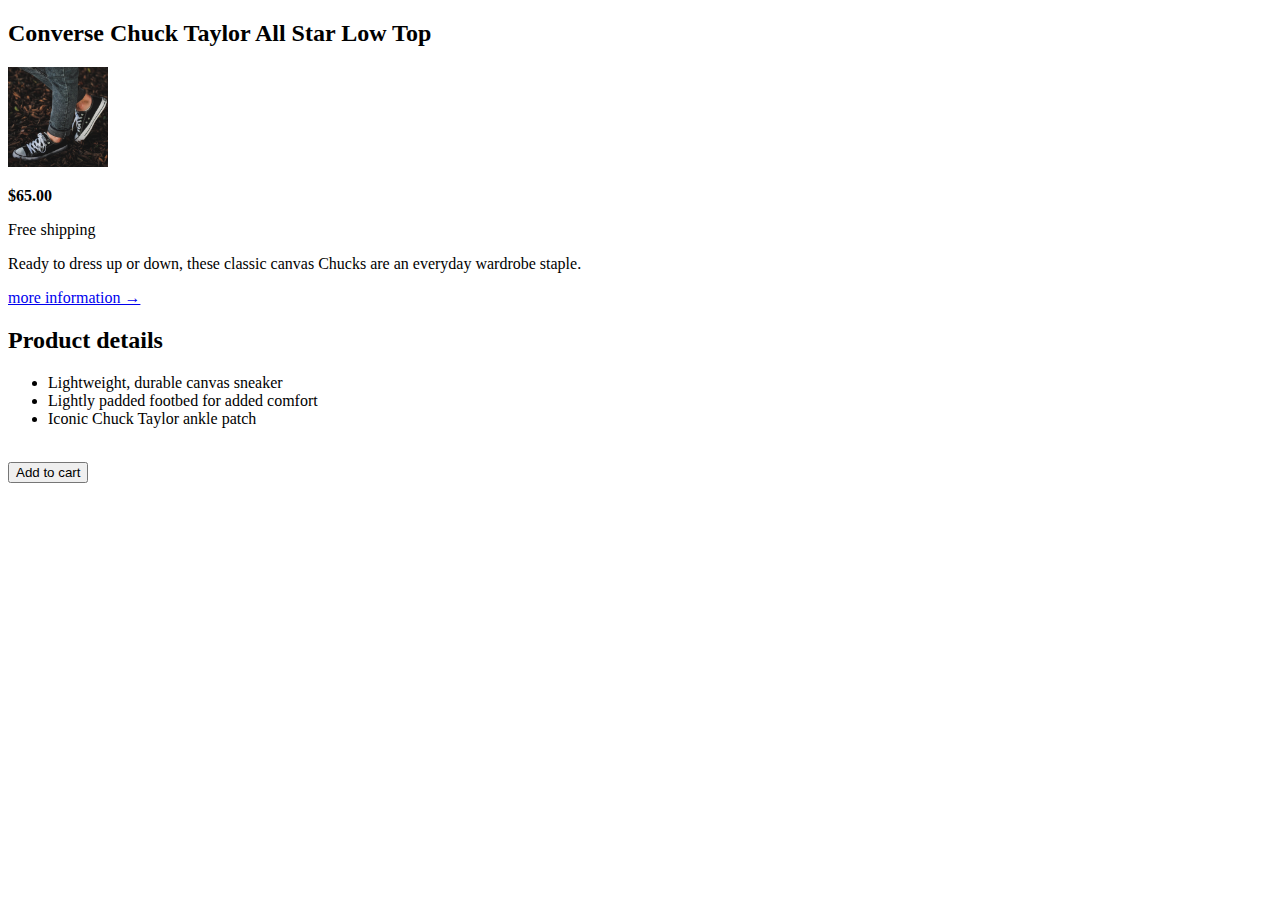
<file: 02-HTML-Fundamentals/index.htm>
<!DOCTYPE html>
<html lang="en">
  <head>
    <meta charset="UTF-8" />
    <title>this is my first page</title>
    <link rel="stylesheet" href="style.css" />
  </head>
  <body>
    <article>
      <h2>Converse Chuck Taylor All Star Low Top</h2>

      <img
        src="challenges.jpg"
        alt="sorry, we will fix it soon."
        width="100"
        height="100"
      />
      <p><strong>$65.00</strong></p>

      <p>Free shipping</p>

      <p>
        Ready to dress up or down, these classic canvas Chucks are an everyday
        wardrobe staple.
      </p>

      <p><a href="http//:google.com"> more information &rarr; </a></p>

      <h2>Product details</h2>

      <ul>
        <li>Lightweight, durable canvas sneaker</li>
        <li>Lightly padded footbed for added comfort</li>
        <li>Iconic Chuck Taylor ankle patch</li>
      </ul>

      <br />

      <button>Add to cart</button>
    </article>
  </body>
</html>
</file>
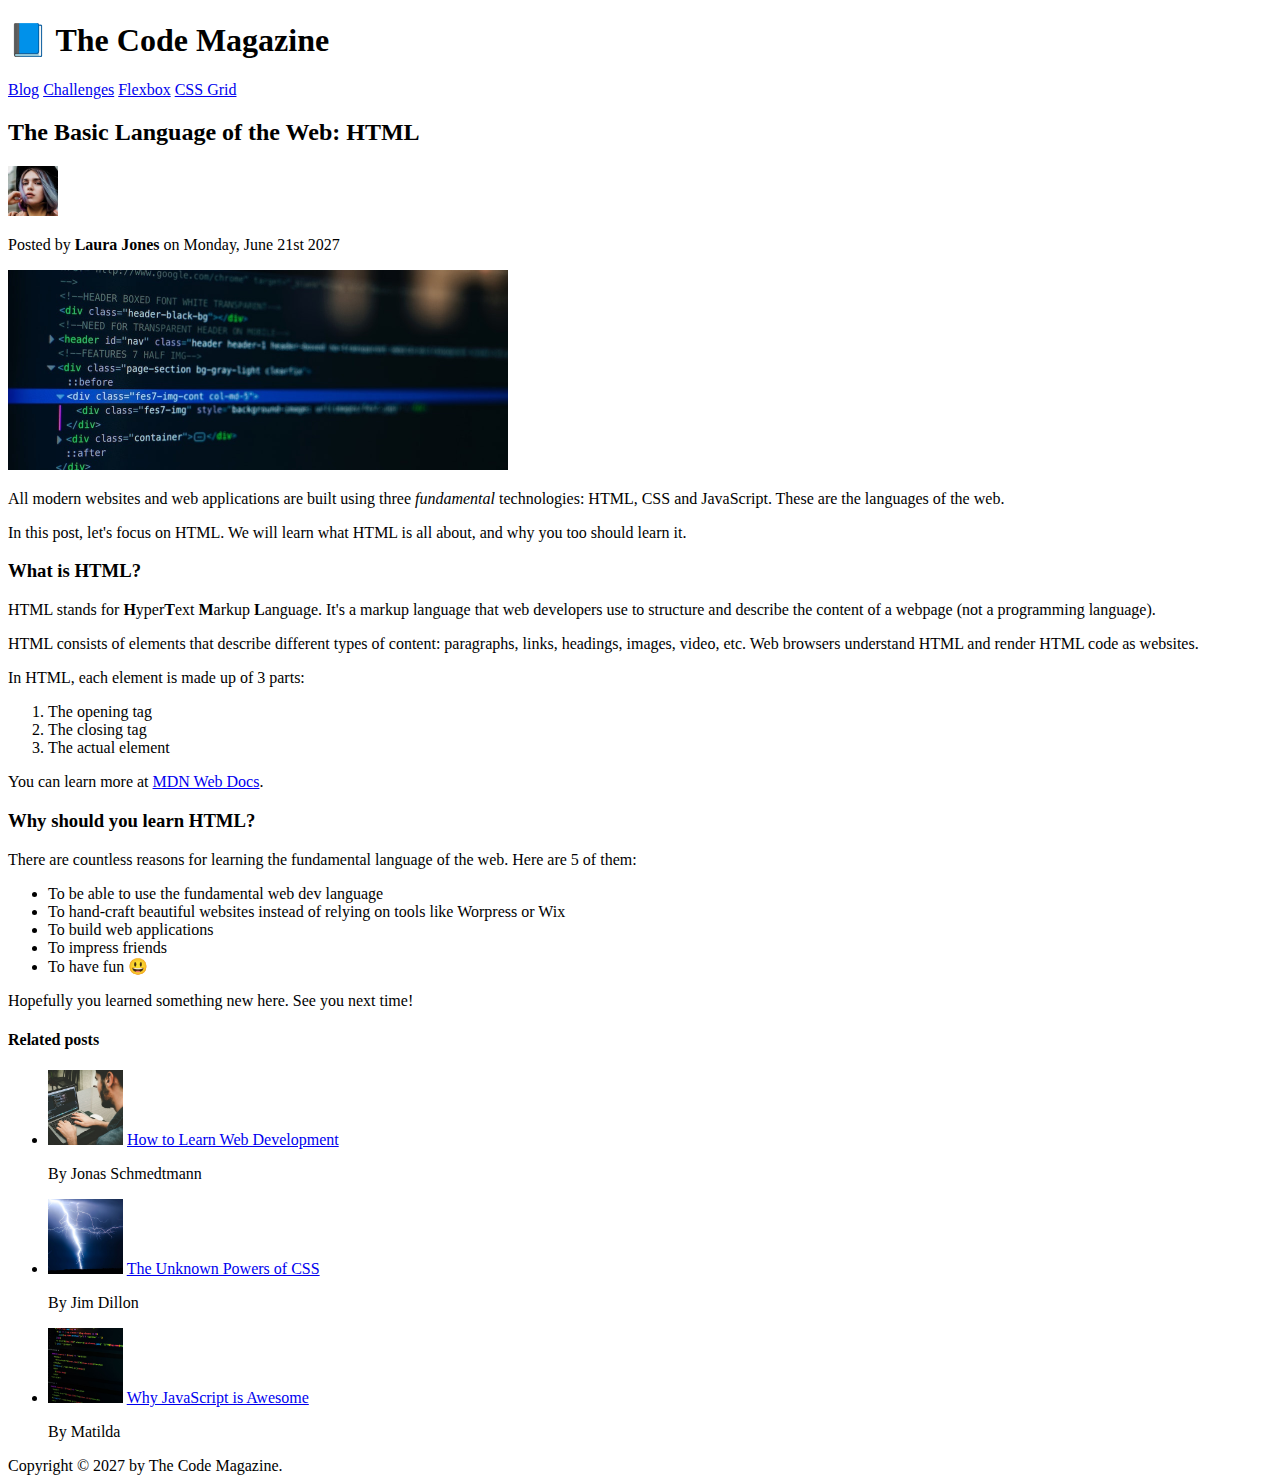
<file: 03-CSS-Fundamentals/index.html>
<!DOCTYPE html>
<html lang="en">
  <head>
    <meta charset="UTF-8" />
    <title>The Basic Language of the Web: HTML</title>
  </head>

  <body>
    <!--
    <h1>The Basic Language of the Web: HTML</h1>
    <h2>The Basic Language of the Web: HTML</h2>
    <h3>The Basic Language of the Web: HTML</h3>
    <h4>The Basic Language of the Web: HTML</h4>
    <h5>The Basic Language of the Web: HTML</h5>
    <h6>The Basic Language of the Web: HTML</h6>
    -->

    <header>
      <h1>📘 The Code Magazine</h1>

      <nav>
        <a href="blog.html">Blog</a>
        <a href="#">Challenges</a>
        <a href="#">Flexbox</a>
        <a href="#">CSS Grid</a>
      </nav>
    </header>

    <article>
      <header>
        <h2>The Basic Language of the Web: HTML</h2>

        <img
          src="img/laura-jones.jpg"
          alt="Headshot of Laura Jones"
          height="50"
          width="50"
        />

        <p>Posted by <strong>Laura Jones</strong> on Monday, June 21st 2027</p>

        <img
          src="img/post-img.jpg"
          alt="HTML code on a screen"
          width="500"
          height="200"
        />
      </header>

      <p>
        All modern websites and web applications are built using three
        <em>fundamental</em>
        technologies: HTML, CSS and JavaScript. These are the languages of the
        web.
      </p>

      <p>
        In this post, let's focus on HTML. We will learn what HTML is all about,
        and why you too should learn it.
      </p>

      <h3>What is HTML?</h3>
      <p>
        HTML stands for <strong>H</strong>yper<strong>T</strong>ext
        <strong>M</strong>arkup <strong>L</strong>anguage. It's a markup
        language that web developers use to structure and describe the content
        of a webpage (not a programming language).
      </p>
      <p>
        HTML consists of elements that describe different types of content:
        paragraphs, links, headings, images, video, etc. Web browsers understand
        HTML and render HTML code as websites.
      </p>
      <p>In HTML, each element is made up of 3 parts:</p>

      <ol>
        <li>The opening tag</li>
        <li>The closing tag</li>
        <li>The actual element</li>
      </ol>

      <p>
        You can learn more at
        <a
          href="https://developer.mozilla.org/en-US/docs/Web/HTML"
          target="_blank"
          >MDN Web Docs</a
        >.
      </p>

      <h3>Why should you learn HTML?</h3>

      <p>
        There are countless reasons for learning the fundamental language of the
        web. Here are 5 of them:
      </p>

      <ul>
        <li>To be able to use the fundamental web dev language</li>
        <li>
          To hand-craft beautiful websites instead of relying on tools like
          Worpress or Wix
        </li>
        <li>To build web applications</li>
        <li>To impress friends</li>
        <li>To have fun 😃</li>
      </ul>

      <p>Hopefully you learned something new here. See you next time!</p>
    </article>

    <aside>
      <h4>Related posts</h4>

      <ul>
        <li>
          <img
            src="img/related-1.jpg"
            alt="Person programming"
            width="75"
            width="75"
          />
          <a href="#">How to Learn Web Development</a>
          <p>By Jonas Schmedtmann</p>
        </li>
        <li>
          <img src="img/related-2.jpg" alt="Lightning" width="75" heigth="75" />
          <a href="#">The Unknown Powers of CSS</a>
          <p>By Jim Dillon</p>
        </li>
        <li>
          <img
            src="img/related-3.jpg"
            alt="JavaScript code on a screen"
            width="75"
            height="75"
          />
          <a href="#">Why JavaScript is Awesome</a>
          <p>By Matilda</p>
        </li>
      </ul>
    </aside>

    <footer>Copyright &copy; 2027 by The Code Magazine.</footer>
  </body>
</html>
</file>
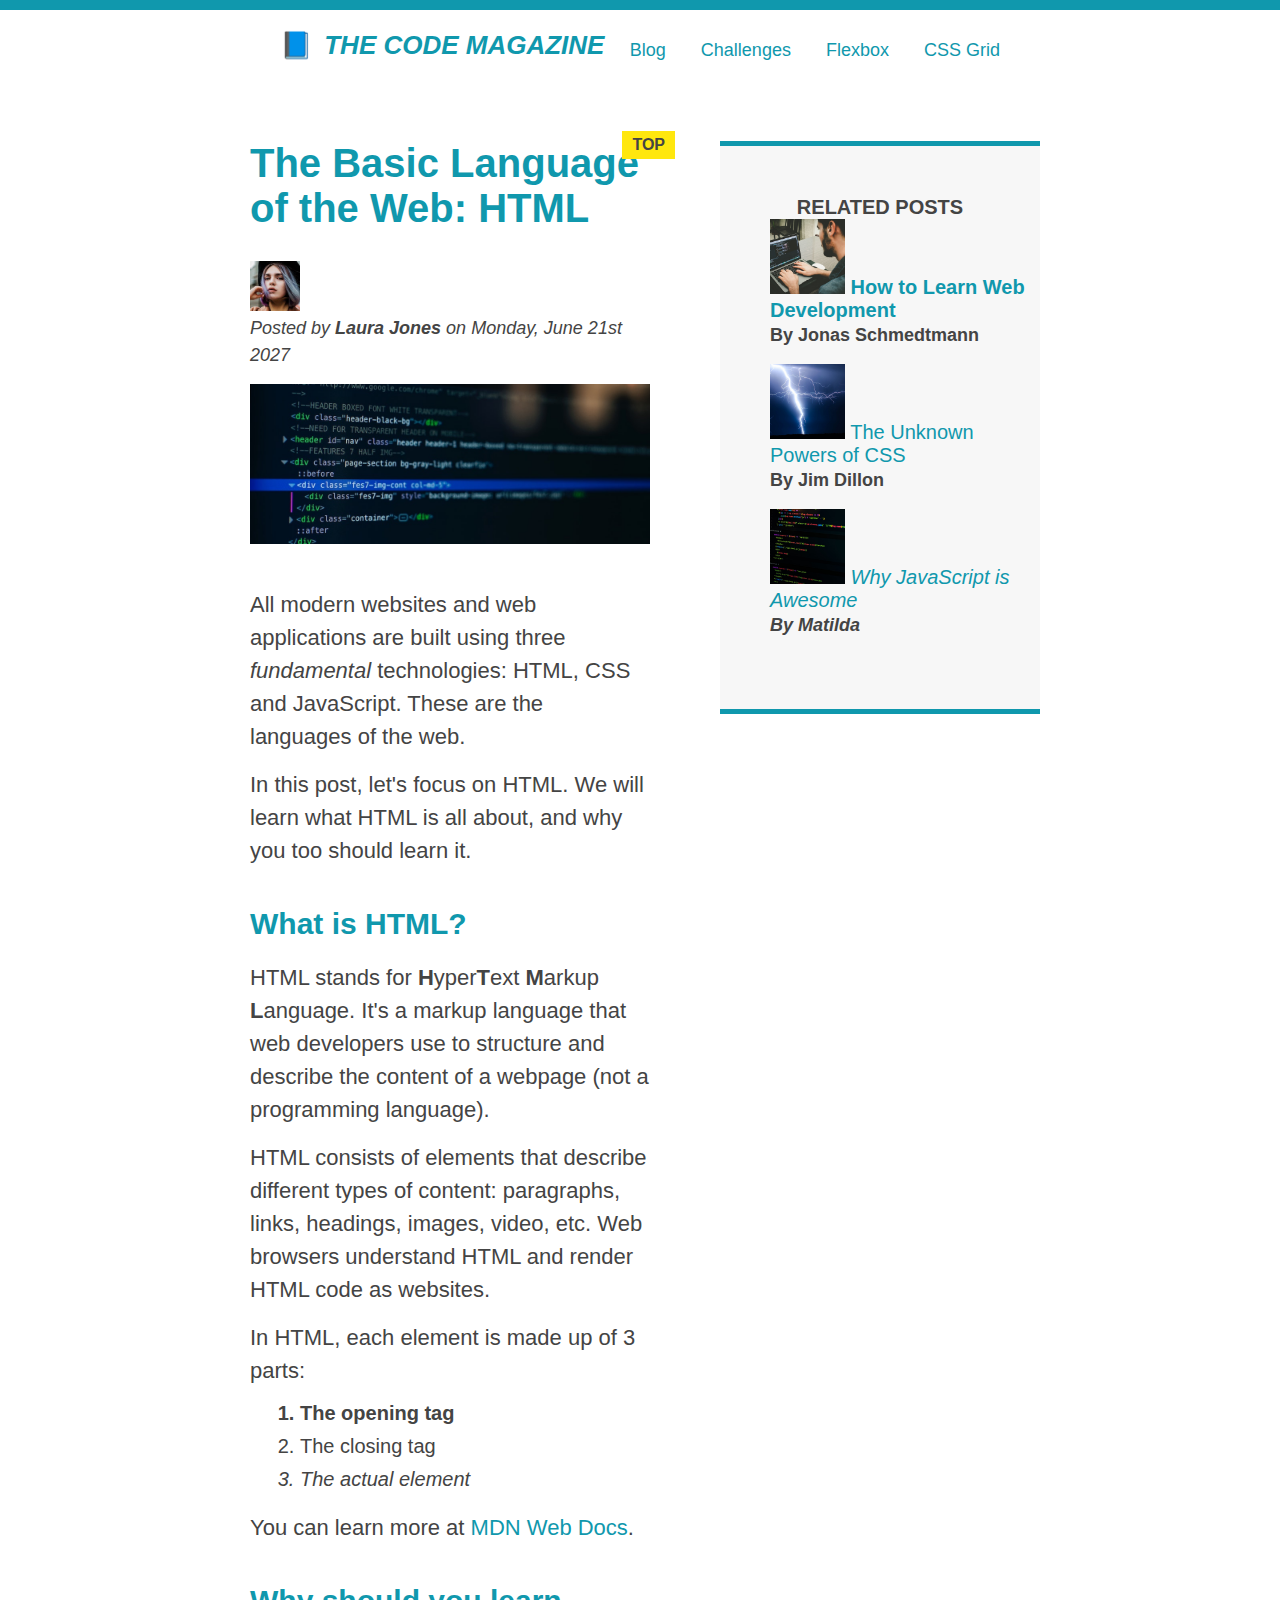
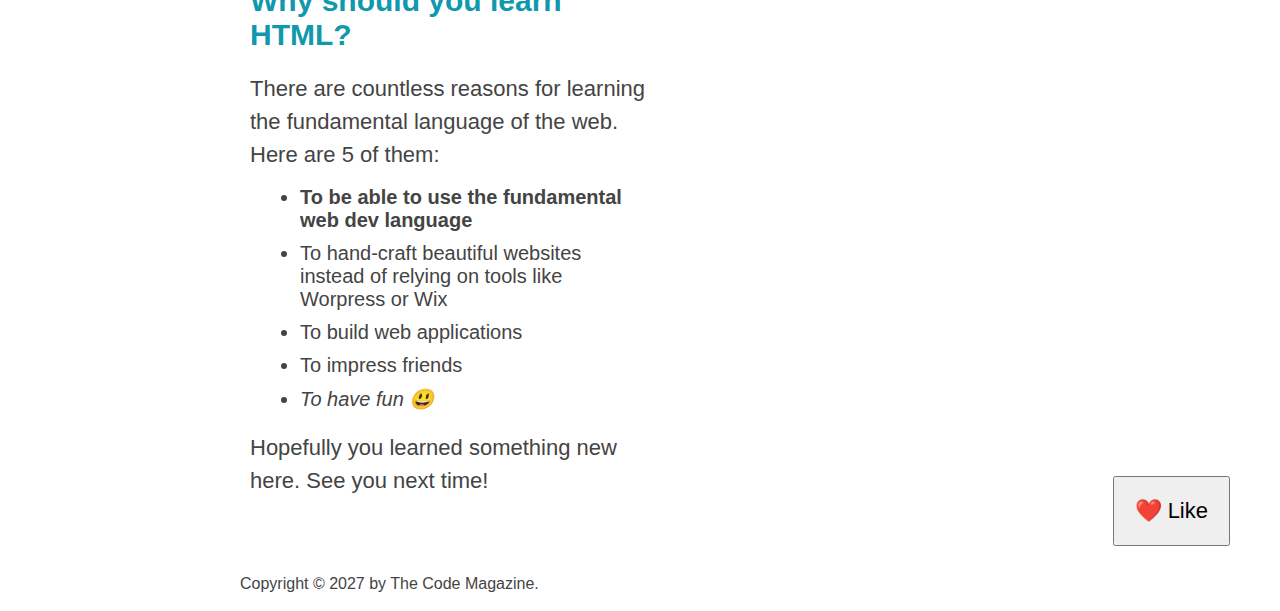
<file: 04-CSS-Layouts/index.html>
<!DOCTYPE html>
<html lang="en">
  <head>
    <meta charset="UTF-8" />
    <link href="style.css" rel="stylesheet" />

    <title>The Basic Language of the Web: HTML</title>
  </head>

  <body>
    <!--
    <h1>The Basic Language of the Web: HTML</h1>
    <h2>The Basic Language of the Web: HTML</h2>
    <h3>The Basic Language of the Web: HTML</h3>
    <h4>The Basic Language of the Web: HTML</h4>
    <h5>The Basic Language of the Web: HTML</h5>
    <h6>The Basic Language of the Web: HTML</h6>
    -->

    <div class="container">
      <header class="main-header clearfix">
        <h1>📘 The Code Magazine</h1>

        <nav>
          <!-- <strong>This is the navigation</strong> -->
          <a href="blog.html">Blog</a>
          <a href="#">Challenges</a>
          <a href="#">Flexbox</a>
          <a href="#">CSS Grid</a>
        </nav>

        <div class="clear"></div>
      </header>

      <article>
        <header class="post-header">
          <h2>The Basic Language of the Web: HTML</h2>

          <img
            src="img/laura-jones.jpg"
            alt="Headshot of Laura Jones"
            height="50"
            width="50"
          />

          <p id="author">
            Posted by <strong>Laura Jones</strong> on Monday, June 21st 2027
          </p>

          <img
            src="img/post-img.jpg"
            alt="HTML code on a screen"
            width="500"
            height="200"
            class="post-img"
          />
          <button>❤️ Like</button>
        </header>

        <p>
          All modern websites and web applications are built using three
          <em>fundamental</em>
          technologies: HTML, CSS and JavaScript. These are the languages of the
          web.
        </p>

        <p>
          In this post, let's focus on HTML. We will learn what HTML is all
          about, and why you too should learn it.
        </p>

        <h3>What is HTML?</h3>
        <p>
          HTML stands for <strong>H</strong>yper<strong>T</strong>ext
          <strong>M</strong>arkup <strong>L</strong>anguage. It's a markup
          language that web developers use to structure and describe the content
          of a webpage (not a programming language).
        </p>
        <p>
          HTML consists of elements that describe different types of content:
          paragraphs, links, headings, images, video, etc. Web browsers
          understand HTML and render HTML code as websites.
        </p>
        <p>In HTML, each element is made up of 3 parts:</p>

        <ol>
          <li class="first-li">The opening tag</li>
          <li>The closing tag</li>
          <li>The actual element</li>
        </ol>

        <p>
          You can learn more at
          <a
            href="https://developer.mozilla.org/en-US/docs/Web/HTML"
            target="_blank"
            >MDN Web Docs</a
          >.
        </p>

        <h3>Why should you learn HTML?</h3>

        <p>
          There are countless reasons for learning the fundamental language of
          the web. Here are 5 of them:
        </p>

        <ul>
          <li class="first-li">
            To be able to use the fundamental web dev language
          </li>
          <li>
            To hand-craft beautiful websites instead of relying on tools like
            Worpress or Wix
          </li>
          <li>To build web applications</li>
          <li>To impress friends</li>
          <li>To have fun 😃</li>
        </ul>

        <p>Hopefully you learned something new here. See you next time!</p>
      </article>

      <aside>
        <h4>Related posts</h4>

        <ul class="related">
          <li>
            <img
              src="img/related-1.jpg"
              alt="Person programming"
              width="75"
              height="75"
            />
            <a href="#">How to Learn Web Development</a>
            <p class="related-author">By Jonas Schmedtmann</p>
          </li>
          <li>
            <img
              src="img/related-2.jpg"
              alt="Lightning"
              width="75"
              height="75"
            />
            <a href="#">The Unknown Powers of CSS</a>
            <p class="related-author">By Jim Dillon</p>
          </li>
          <li>
            <img
              src="img/related-3.jpg"
              alt="JavaScript code on a screen"
              width="75"
              height="75"
            />
            <a href="#">Why JavaScript is Awesome</a>
            <p class="related-author">By Matilda</p>
          </li>
        </ul>
      </aside>

      <footer>
        <p id="copyright" class="copyright text">
          Copyright &copy; 2027 by The Code Magazine.
        </p>
      </footer>
    </div>
  </body>
</html>
</file>
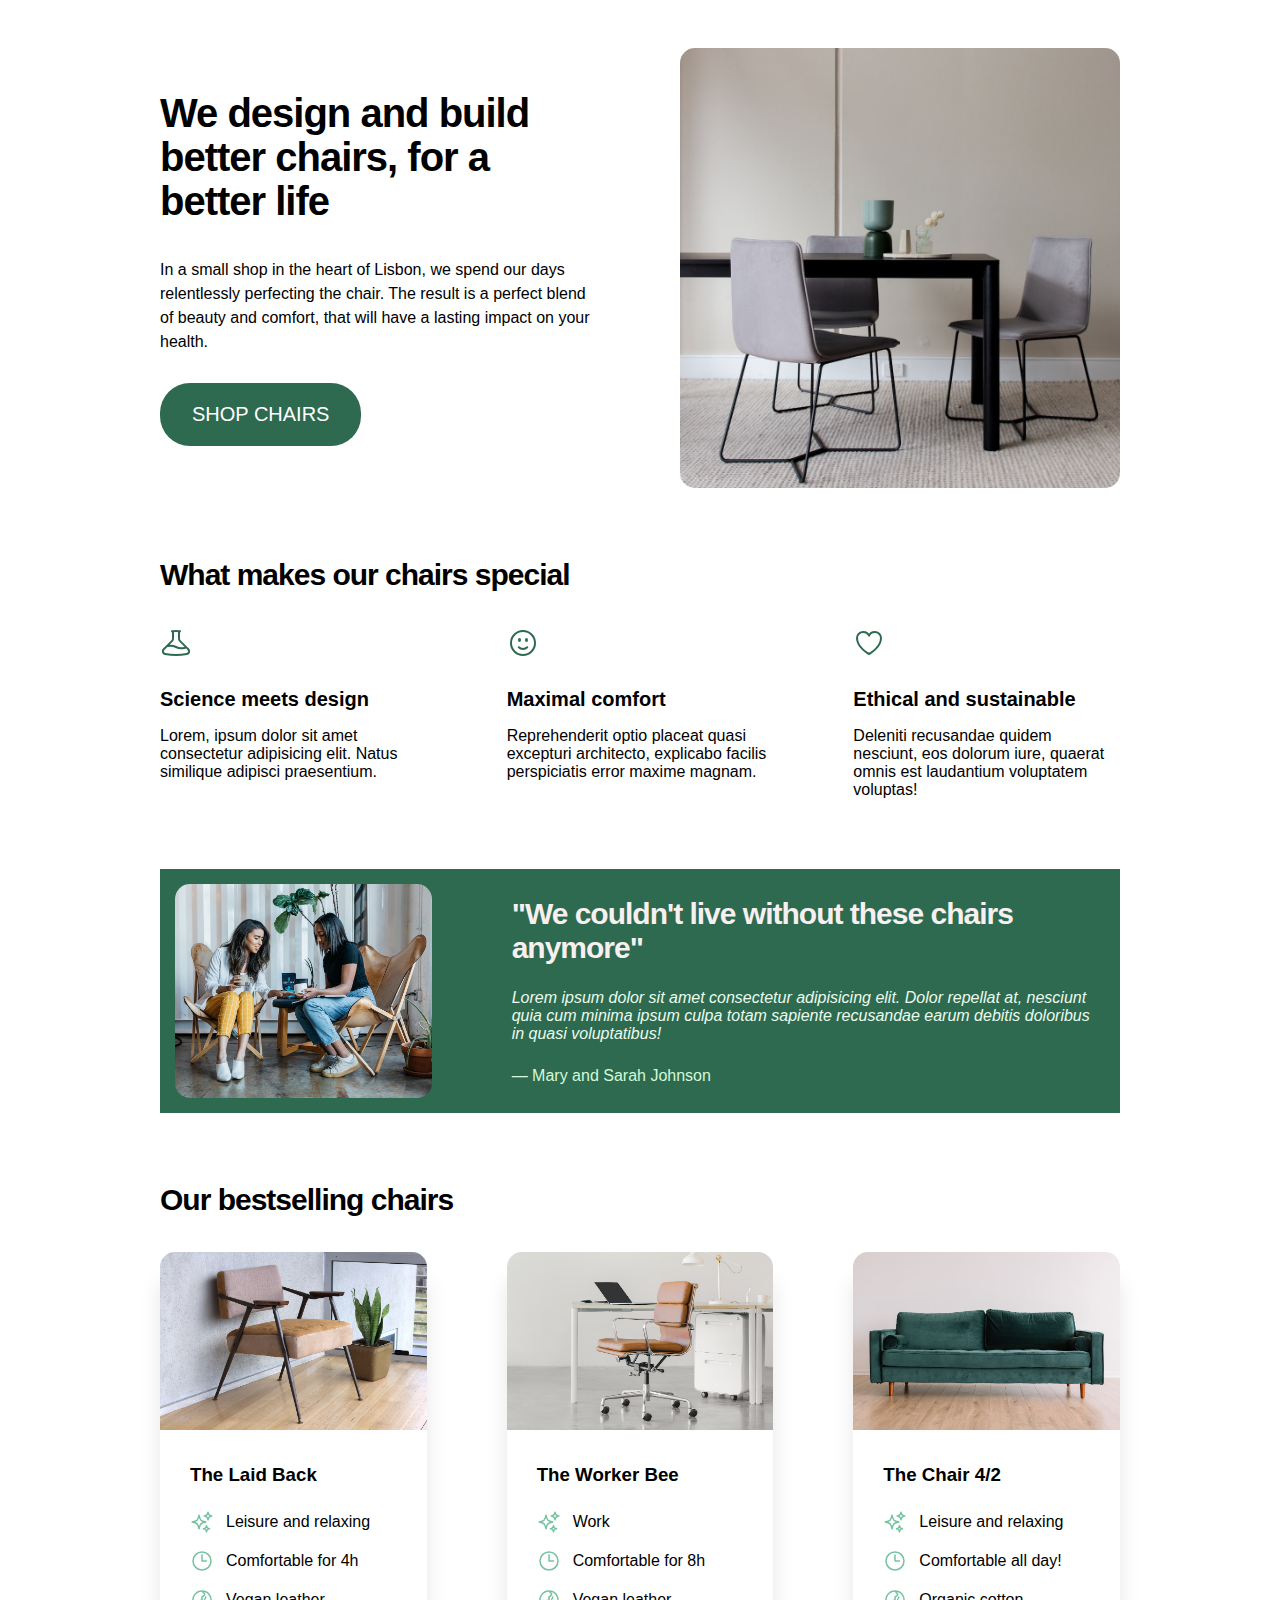
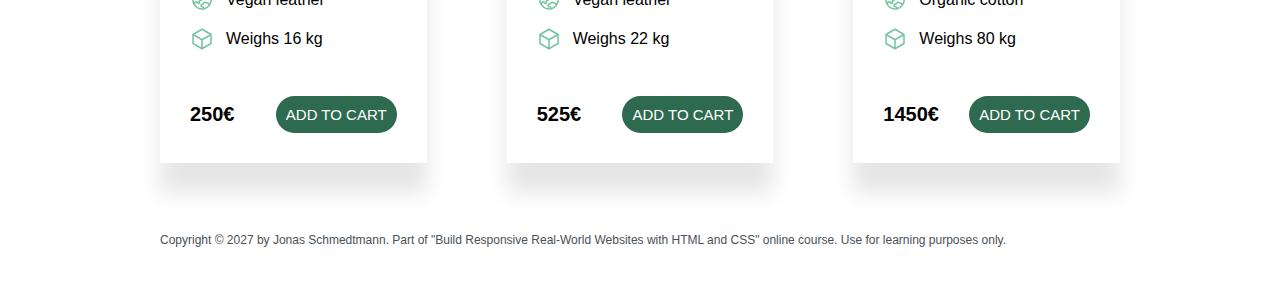
<file: 05-Design/index.html>
<!DOCTYPE html>
<html lang="en">
  <head>
    <meta charset="UTF-8" />
    <meta http-equiv="X-UA-Compatible" content="IE=edge" />
    <meta name="viewport" content="width=device-width, initial-scale=1.0" />

    <link rel="stylesheet" href="style.css" />
    <title>Lisbon Chair Shop</title>
  </head>
  <body>
    <div class="container">
      <header>
        <div class="header-text-box">
          <h1>We design and build better chairs, for a better life</h1>
          <p class="header-text">
            In a small shop in the heart of Lisbon, we spend our days
            relentlessly perfecting the chair. The result is a perfect blend of
            beauty and comfort, that will have a lasting impact on your health.
          </p>
          <a class="btn btn--big" href="#">Shop chairs</a>
        </div>
        <img src="hero.jpg" alt="Photo" />
      </header>

      <section>
        <h2>What makes our chairs special</h2>
        <div class="grid-3-cols">
          <div>
            <svg
              xmlns="http://www.w3.org/2000/svg"
              fill="none"
              viewBox="0 0 24 24"
              stroke-width="1.5"
              stroke="currentColor"
              class="features-icon"
            >
              <path
                stroke-linecap="round"
                stroke-linejoin="round"
                d="M9.75 3.104v5.714a2.25 2.25 0 01-.659 1.591L5 14.5M9.75 3.104c-.251.023-.501.05-.75.082m.75-.082a24.301 24.301 0 014.5 0m0 0v5.714c0 .597.237 1.17.659 1.591L19.8 15.3M14.25 3.104c.251.023.501.05.75.082M19.8 15.3l-1.57.393A9.065 9.065 0 0112 15a9.065 9.065 0 00-6.23-.693L5 14.5m14.8.8l1.402 1.402c1.232 1.232.65 3.318-1.067 3.611A48.309 48.309 0 0112 21c-2.773 0-5.491-.235-8.135-.687-1.718-.293-2.3-2.379-1.067-3.61L5 14.5"
              />
            </svg>
            <p class="features-title">
              <strong>Science meets design</strong>
            </p>
            <p class="features-text">
              Lorem, ipsum dolor sit amet consectetur adipisicing elit. Natus
              similique adipisci praesentium.
            </p>
          </div>

          <div>
            <svg
              xmlns="http://www.w3.org/2000/svg"
              fill="none"
              viewBox="0 0 24 24"
              stroke-width="1.5"
              stroke="currentColor"
              class="features-icon"
            >
              <path
                stroke-linecap="round"
                stroke-linejoin="round"
                d="M15.182 15.182a4.5 4.5 0 01-6.364 0M21 12a9 9 0 11-18 0 9 9 0 0118 0zM9.75 9.75c0 .414-.168.75-.375.75S9 10.164 9 9.75 9.168 9 9.375 9s.375.336.375.75zm-.375 0h.008v.015h-.008V9.75zm5.625 0c0 .414-.168.75-.375.75s-.375-.336-.375-.75.168-.75.375-.75.375.336.375.75zm-.375 0h.008v.015h-.008V9.75z"
              />
            </svg>

            <p class="features-title">
              <strong>Maximal comfort</strong>
            </p>
            <p class="features-text">
              Reprehenderit optio placeat quasi excepturi architecto, explicabo
              facilis perspiciatis error maxime magnam.
            </p>
          </div>

          <div>
            <svg
              xmlns="http://www.w3.org/2000/svg"
              fill="none"
              viewBox="0 0 24 24"
              stroke-width="1.5"
              stroke="currentColor"
              class="features-icon"
            >
              <path
                stroke-linecap="round"
                stroke-linejoin="round"
                d="M21 8.25c0-2.485-2.099-4.5-4.688-4.5-1.935 0-3.597 1.126-4.312 2.733-.715-1.607-2.377-2.733-4.313-2.733C5.1 3.75 3 5.765 3 8.25c0 7.22 9 12 9 12s9-4.78 9-12z"
              />
            </svg>

            <p class="features-title">
              <strong>Ethical and sustainable</strong>
            </p>
            <p class="features-text">
              Deleniti recusandae quidem nesciunt, eos dolorum iure, quaerat
              omnis est laudantium voluptatem voluptas!
            </p>
          </div>
        </div>
      </section>

      <section class="testimonial-section">
        <div class="grid-3-cols">
          <img src="customers.jpg" alt="People sitting on chairs" />
          <div class="testimonial-box">
            <h2>"We couldn't live without these chairs anymore"</h2>
            <blockquote class="testimonial-text">
              Lorem ipsum dolor sit amet consectetur adipisicing elit. Dolor
              repellat at, nesciunt quia cum minima ipsum culpa totam sapiente
              recusandae earum debitis doloribus in quasi voluptatibus!
            </blockquote>
            <p class="testimonial-author">&mdash; Mary and Sarah Johnson</p>
          </div>
        </div>
      </section>

      <section>
        <h2>Our bestselling chairs</h2>
        <div class="grid-3-cols">
          <figure class="chair">
            <img src="chair-1.jpg" alt="Chair" />
            <div class="chair-box">
              <h3>The Laid Back</h3>
              <ul class="chair-details">
                <li>
                  <svg
                    xmlns="http://www.w3.org/2000/svg"
                    fill="none"
                    viewBox="0 0 24 24"
                    stroke-width="1.5"
                    stroke="currentColor"
                    class="chair-icon"
                  >
                    <path
                      stroke-linecap="round"
                      stroke-linejoin="round"
                      d="M9.813 15.904L9 18.75l-.813-2.846a4.5 4.5 0 00-3.09-3.09L2.25 12l2.846-.813a4.5 4.5 0 003.09-3.09L9 5.25l.813 2.846a4.5 4.5 0 003.09 3.09L15.75 12l-2.846.813a4.5 4.5 0 00-3.09 3.09zM18.259 8.715L18 9.75l-.259-1.035a3.375 3.375 0 00-2.455-2.456L14.25 6l1.036-.259a3.375 3.375 0 002.455-2.456L18 2.25l.259 1.035a3.375 3.375 0 002.456 2.456L21.75 6l-1.035.259a3.375 3.375 0 00-2.456 2.456zM16.894 20.567L16.5 21.75l-.394-1.183a2.25 2.25 0 00-1.423-1.423L13.5 18.75l1.183-.394a2.25 2.25 0 001.423-1.423l.394-1.183.394 1.183a2.25 2.25 0 001.423 1.423l1.183.394-1.183.394a2.25 2.25 0 00-1.423 1.423z"
                    />
                  </svg>

                  <!-- Span is a generic INLINE text element, it doesn't have any meaning. It's like a div element, but inline -->
                  <span>Leisure and relaxing</span>
                </li>
                <li>
                  <svg
                    xmlns="http://www.w3.org/2000/svg"
                    fill="none"
                    viewBox="0 0 24 24"
                    stroke-width="1.5"
                    stroke="currentColor"
                    class="chair-icon"
                  >
                    <path
                      stroke-linecap="round"
                      stroke-linejoin="round"
                      d="M12 6v6h4.5m4.5 0a9 9 0 11-18 0 9 9 0 0118 0z"
                    />
                  </svg>

                  <span>Comfortable for 4h</span>
                </li>
                <li>
                  <svg
                    xmlns="http://www.w3.org/2000/svg"
                    fill="none"
                    viewBox="0 0 24 24"
                    stroke-width="1.5"
                    stroke="currentColor"
                    class="chair-icon"
                  >
                    <path
                      stroke-linecap="round"
                      stroke-linejoin="round"
                      d="M12.75 3.03v.568c0 .334.148.65.405.864l1.068.89c.442.369.535 1.01.216 1.49l-.51.766a2.25 2.25 0 01-1.161.886l-.143.048a1.107 1.107 0 00-.57 1.664c.369.555.169 1.307-.427 1.605L9 13.125l.423 1.059a.956.956 0 01-1.652.928l-.679-.906a1.125 1.125 0 00-1.906.172L4.5 15.75l-.612.153M12.75 3.031a9 9 0 00-8.862 12.872M12.75 3.031a9 9 0 016.69 14.036m0 0l-.177-.529A2.25 2.25 0 0017.128 15H16.5l-.324-.324a1.453 1.453 0 00-2.328.377l-.036.073a1.586 1.586 0 01-.982.816l-.99.282c-.55.157-.894.702-.8 1.267l.073.438c.08.474.49.821.97.821.846 0 1.598.542 1.865 1.345l.215.643m5.276-3.67a9.012 9.012 0 01-5.276 3.67m0 0a9 9 0 01-10.275-4.835M15.75 9c0 .896-.393 1.7-1.016 2.25"
                    />
                  </svg>

                  <span>Vegan leather</span>
                </li>
                <li>
                  <svg
                    xmlns="http://www.w3.org/2000/svg"
                    fill="none"
                    viewBox="0 0 24 24"
                    stroke-width="1.5"
                    stroke="currentColor"
                    class="chair-icon"
                  >
                    <path
                      stroke-linecap="round"
                      stroke-linejoin="round"
                      d="M21 7.5l-9-5.25L3 7.5m18 0l-9 5.25m9-5.25v9l-9 5.25M3 7.5l9 5.25M3 7.5v9l9 5.25m0-9v9"
                    />
                  </svg>

                  <span>Weighs 16 kg</span>
                </li>
              </ul>
              <div class="chair-price">
                <strong>250€</strong>
                <a href="#" class="btn btn--small">Add to cart</a>
              </div>
            </div>
          </figure>

          <figure class="chair">
            <img src="chair-2.jpg" alt="Chair" />
            <div class="chair-box">
              <h3>The Worker Bee</h3>
              <ul class="chair-details">
                <li>
                  <svg
                    xmlns="http://www.w3.org/2000/svg"
                    fill="none"
                    viewBox="0 0 24 24"
                    stroke-width="1.5"
                    stroke="currentColor"
                    class="chair-icon"
                  >
                    <path
                      stroke-linecap="round"
                      stroke-linejoin="round"
                      d="M9.813 15.904L9 18.75l-.813-2.846a4.5 4.5 0 00-3.09-3.09L2.25 12l2.846-.813a4.5 4.5 0 003.09-3.09L9 5.25l.813 2.846a4.5 4.5 0 003.09 3.09L15.75 12l-2.846.813a4.5 4.5 0 00-3.09 3.09zM18.259 8.715L18 9.75l-.259-1.035a3.375 3.375 0 00-2.455-2.456L14.25 6l1.036-.259a3.375 3.375 0 002.455-2.456L18 2.25l.259 1.035a3.375 3.375 0 002.456 2.456L21.75 6l-1.035.259a3.375 3.375 0 00-2.456 2.456zM16.894 20.567L16.5 21.75l-.394-1.183a2.25 2.25 0 00-1.423-1.423L13.5 18.75l1.183-.394a2.25 2.25 0 001.423-1.423l.394-1.183.394 1.183a2.25 2.25 0 001.423 1.423l1.183.394-1.183.394a2.25 2.25 0 00-1.423 1.423z"
                    />
                  </svg>

                  <span>Work</span>
                </li>
                <li>
                  <svg
                    xmlns="http://www.w3.org/2000/svg"
                    fill="none"
                    viewBox="0 0 24 24"
                    stroke-width="1.5"
                    stroke="currentColor"
                    class="chair-icon"
                  >
                    <path
                      stroke-linecap="round"
                      stroke-linejoin="round"
                      d="M12 6v6h4.5m4.5 0a9 9 0 11-18 0 9 9 0 0118 0z"
                    />
                  </svg>
                  <span>Comfortable for 8h</span>
                </li>
                <li>
                  <svg
                    xmlns="http://www.w3.org/2000/svg"
                    fill="none"
                    viewBox="0 0 24 24"
                    stroke-width="1.5"
                    stroke="currentColor"
                    class="chair-icon"
                  >
                    <path
                      stroke-linecap="round"
                      stroke-linejoin="round"
                      d="M12.75 3.03v.568c0 .334.148.65.405.864l1.068.89c.442.369.535 1.01.216 1.49l-.51.766a2.25 2.25 0 01-1.161.886l-.143.048a1.107 1.107 0 00-.57 1.664c.369.555.169 1.307-.427 1.605L9 13.125l.423 1.059a.956.956 0 01-1.652.928l-.679-.906a1.125 1.125 0 00-1.906.172L4.5 15.75l-.612.153M12.75 3.031a9 9 0 00-8.862 12.872M12.75 3.031a9 9 0 016.69 14.036m0 0l-.177-.529A2.25 2.25 0 0017.128 15H16.5l-.324-.324a1.453 1.453 0 00-2.328.377l-.036.073a1.586 1.586 0 01-.982.816l-.99.282c-.55.157-.894.702-.8 1.267l.073.438c.08.474.49.821.97.821.846 0 1.598.542 1.865 1.345l.215.643m5.276-3.67a9.012 9.012 0 01-5.276 3.67m0 0a9 9 0 01-10.275-4.835M15.75 9c0 .896-.393 1.7-1.016 2.25"
                    />
                  </svg>
                  <span>Vegan leather</span>
                </li>
                <li>
                  <svg
                    xmlns="http://www.w3.org/2000/svg"
                    fill="none"
                    viewBox="0 0 24 24"
                    stroke-width="1.5"
                    stroke="currentColor"
                    class="chair-icon"
                  >
                    <path
                      stroke-linecap="round"
                      stroke-linejoin="round"
                      d="M21 7.5l-9-5.25L3 7.5m18 0l-9 5.25m9-5.25v9l-9 5.25M3 7.5l9 5.25M3 7.5v9l9 5.25m0-9v9"
                    />
                  </svg>
                  <span>Weighs 22 kg</span>
                </li>
              </ul>
              <div class="chair-price">
                <strong>525€</strong>
                <a href="#" class="btn btn--small">Add to cart</a>
              </div>
            </div>
          </figure>

          <figure class="chair">
            <img src="chair-3.jpg" alt="Chair" />
            <div class="chair-box">
              <h3>The Chair 4/2</h3>
              <ul class="chair-details">
                <li>
                  <svg
                    xmlns="http://www.w3.org/2000/svg"
                    fill="none"
                    viewBox="0 0 24 24"
                    stroke-width="1.5"
                    stroke="currentColor"
                    class="chair-icon"
                  >
                    <path
                      stroke-linecap="round"
                      stroke-linejoin="round"
                      d="M9.813 15.904L9 18.75l-.813-2.846a4.5 4.5 0 00-3.09-3.09L2.25 12l2.846-.813a4.5 4.5 0 003.09-3.09L9 5.25l.813 2.846a4.5 4.5 0 003.09 3.09L15.75 12l-2.846.813a4.5 4.5 0 00-3.09 3.09zM18.259 8.715L18 9.75l-.259-1.035a3.375 3.375 0 00-2.455-2.456L14.25 6l1.036-.259a3.375 3.375 0 002.455-2.456L18 2.25l.259 1.035a3.375 3.375 0 002.456 2.456L21.75 6l-1.035.259a3.375 3.375 0 00-2.456 2.456zM16.894 20.567L16.5 21.75l-.394-1.183a2.25 2.25 0 00-1.423-1.423L13.5 18.75l1.183-.394a2.25 2.25 0 001.423-1.423l.394-1.183.394 1.183a2.25 2.25 0 001.423 1.423l1.183.394-1.183.394a2.25 2.25 0 00-1.423 1.423z"
                    />
                  </svg>

                  <span>Leisure and relaxing</span>
                </li>
                <li>
                  <svg
                    xmlns="http://www.w3.org/2000/svg"
                    fill="none"
                    viewBox="0 0 24 24"
                    stroke-width="1.5"
                    stroke="currentColor"
                    class="chair-icon"
                  >
                    <path
                      stroke-linecap="round"
                      stroke-linejoin="round"
                      d="M12 6v6h4.5m4.5 0a9 9 0 11-18 0 9 9 0 0118 0z"
                    />
                  </svg>
                  <span>Comfortable all day!</span>
                </li>
                <li>
                  <svg
                    xmlns="http://www.w3.org/2000/svg"
                    fill="none"
                    viewBox="0 0 24 24"
                    stroke-width="1.5"
                    stroke="currentColor"
                    class="chair-icon"
                  >
                    <path
                      stroke-linecap="round"
                      stroke-linejoin="round"
                      d="M12.75 3.03v.568c0 .334.148.65.405.864l1.068.89c.442.369.535 1.01.216 1.49l-.51.766a2.25 2.25 0 01-1.161.886l-.143.048a1.107 1.107 0 00-.57 1.664c.369.555.169 1.307-.427 1.605L9 13.125l.423 1.059a.956.956 0 01-1.652.928l-.679-.906a1.125 1.125 0 00-1.906.172L4.5 15.75l-.612.153M12.75 3.031a9 9 0 00-8.862 12.872M12.75 3.031a9 9 0 016.69 14.036m0 0l-.177-.529A2.25 2.25 0 0017.128 15H16.5l-.324-.324a1.453 1.453 0 00-2.328.377l-.036.073a1.586 1.586 0 01-.982.816l-.99.282c-.55.157-.894.702-.8 1.267l.073.438c.08.474.49.821.97.821.846 0 1.598.542 1.865 1.345l.215.643m5.276-3.67a9.012 9.012 0 01-5.276 3.67m0 0a9 9 0 01-10.275-4.835M15.75 9c0 .896-.393 1.7-1.016 2.25"
                    />
                  </svg>
                  <span>Organic cotton</span>
                </li>
                <li>
                  <svg
                    xmlns="http://www.w3.org/2000/svg"
                    fill="none"
                    viewBox="0 0 24 24"
                    stroke-width="1.5"
                    stroke="currentColor"
                    class="chair-icon"
                  >
                    <path
                      stroke-linecap="round"
                      stroke-linejoin="round"
                      d="M21 7.5l-9-5.25L3 7.5m18 0l-9 5.25m9-5.25v9l-9 5.25M3 7.5l9 5.25M3 7.5v9l9 5.25m0-9v9"
                    />
                  </svg>
                  <span>Weighs 80 kg</span>
                </li>
              </ul>
              <div class="chair-price">
                <strong>1450€</strong>
                <a href="#" class="btn btn--small">Add to cart</a>
              </div>
            </div>
          </figure>
        </div>
      </section>

      <footer>
        Copyright &copy; 2027 by Jonas Schmedtmann. Part of "Build Responsive
        Real-World Websites with HTML and CSS" online course. Use for learning
        purposes only.
      </footer>
    </div>
  </body>
</html>
</file>
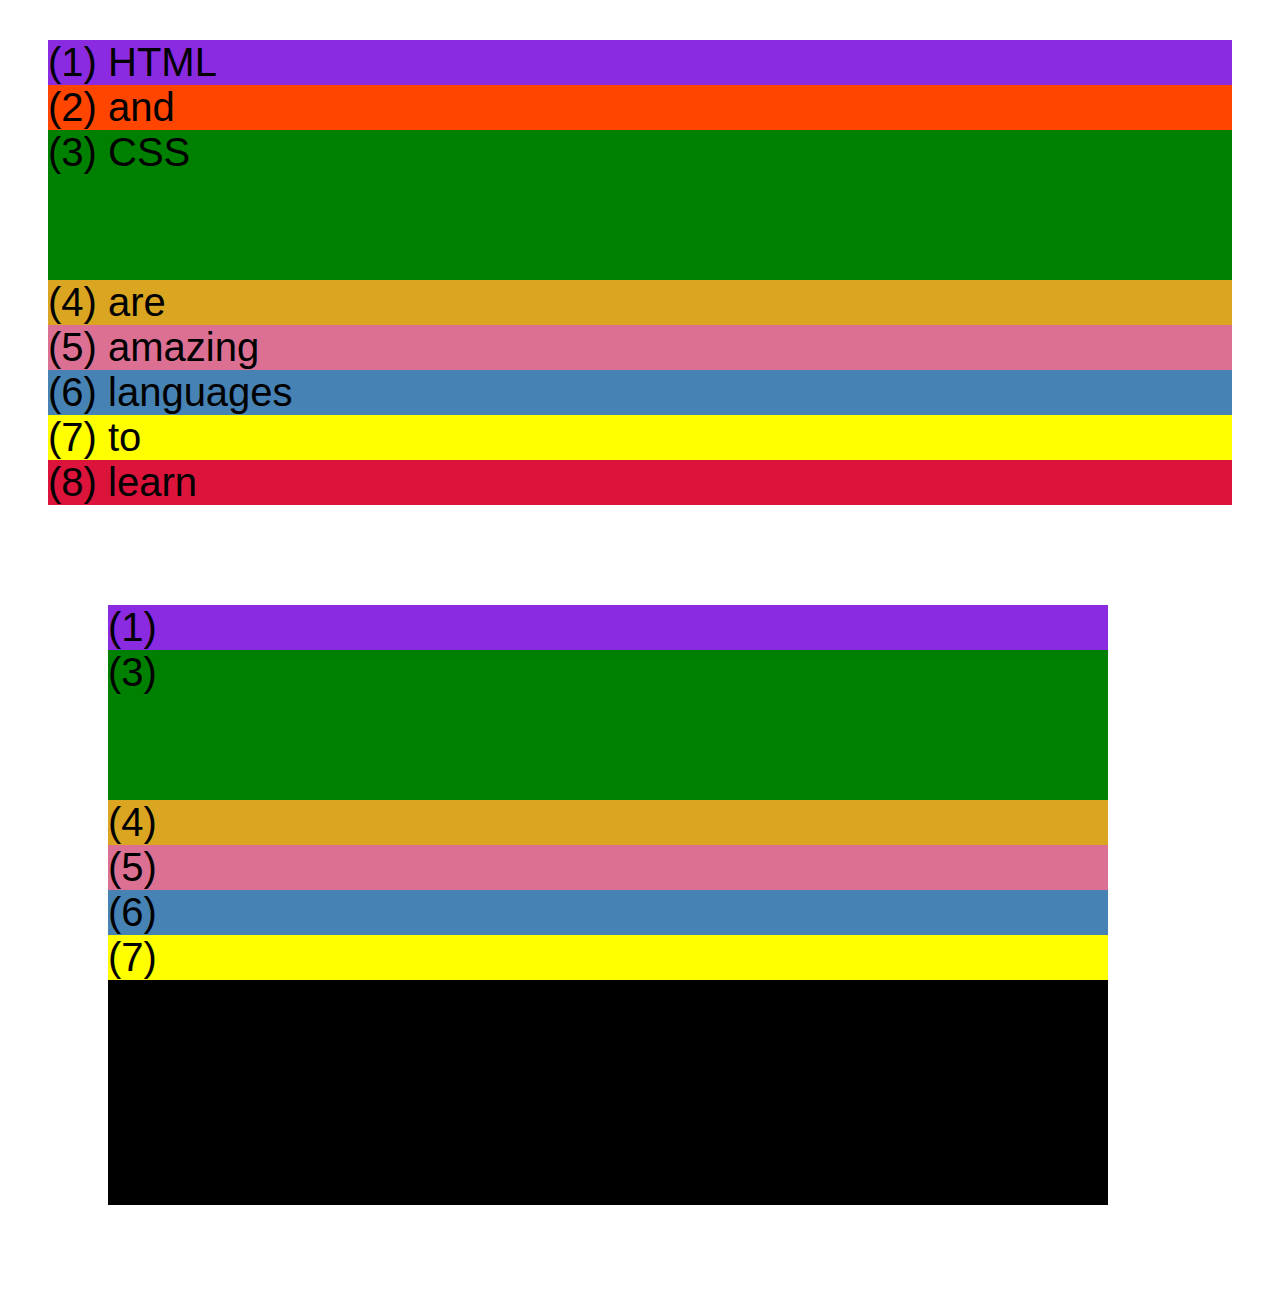
<file: 04-CSS-Layouts/css-grid.html>
<!DOCTYPE html>
<html lang="en">
  <head>
    <meta charset="UTF-8" />
    <meta http-equiv="X-UA-Compatible" content="IE=edge" />
    <meta name="viewport" content="width=device-width, initial-scale=1.0" />
    <title>CSS Grid</title>
    <style>
      .el--1 {
        background-color: blueviolet;
      }
      .el--2 {
        background-color: orangered;
      }
      .el--3 {
        background-color: green;
        height: 150px;
      }
      .el--4 {
        background-color: goldenrod;
      }
      .el--5 {
        background-color: palevioletred;
      }
      .el--6 {
        background-color: steelblue;
      }
      .el--7 {
        background-color: yellow;
      }
      .el--8 {
        background-color: crimson;
      }

      .container--1 {
        /* STARTER */
        font-family: sans-serif;
        background-color: #ddd;
        font-size: 40px;
        margin: 40px;

        /* CSS GRID */
      }

      .container--2 {
        /* STARTER */
        font-family: sans-serif;
        background-color: black;
        font-size: 40px;
        margin: 100px;

        width: 1000px;
        height: 600px;

        /* CSS GRID */
      }
    </style>
  </head>
  <body>
    <div class="container--1">
      <div class="el el--1">(1) HTML</div>
      <div class="el el--2">(2) and</div>
      <div class="el el--3">(3) CSS</div>
      <div class="el el--4">(4) are</div>
      <div class="el el--5">(5) amazing</div>
      <div class="el el--6">(6) languages</div>
      <div class="el el--7">(7) to</div>
      <div class="el el--8">(8) learn</div>
    </div>

    <div class="container--2">
      <div class="el el--1">(1)</div>
      <div class="el el--3">(3)</div>
      <div class="el el--4">(4)</div>
      <div class="el el--5">(5)</div>
      <div class="el el--6">(6)</div>
      <div class="el el--7">(7)</div>
    </div>
  </body>
</html>
</file>
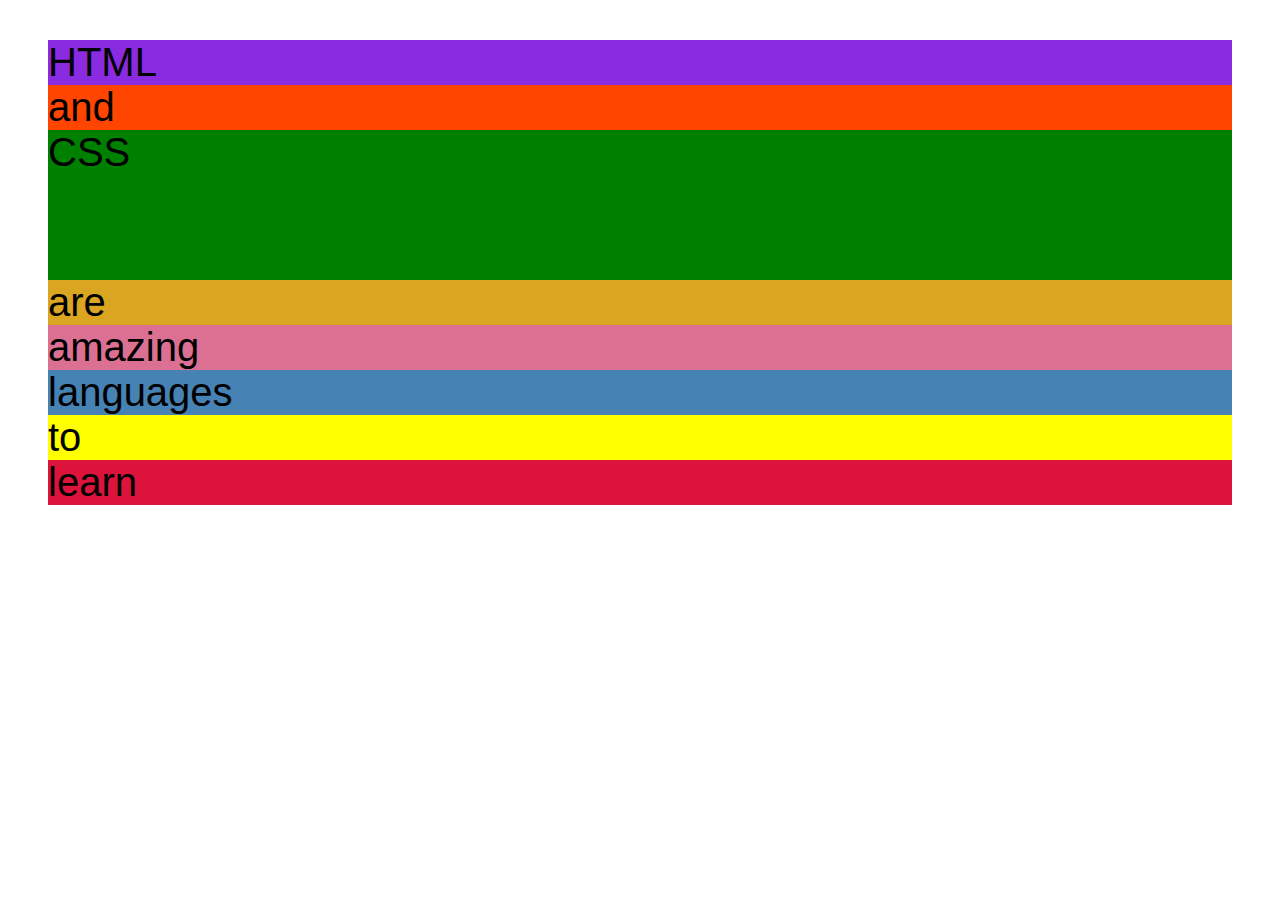
<file: 04-CSS-Layouts/flexbox.html>
<!DOCTYPE html>
<html lang="en">
  <head>
    <meta charset="UTF-8" />
    <meta http-equiv="X-UA-Compatible" content="IE=edge" />
    <meta name="viewport" content="width=device-width, initial-scale=1.0" />
    <title>Flexbox</title>
    <style>
      .el--1 {
        background-color: blueviolet;
      }
      .el--2 {
        background-color: orangered;
      }
      .el--3 {
        background-color: green;
        height: 150px;
      }
      .el--4 {
        background-color: goldenrod;
      }
      .el--5 {
        background-color: palevioletred;
      }
      .el--6 {
        background-color: steelblue;
      }
      .el--7 {
        background-color: yellow;
      }
      .el--8 {
        background-color: crimson;
      }

      .container {
        /* STARTER */
        font-family: sans-serif;
        background-color: #ddd;
        font-size: 40px;
        margin: 40px;

        /* FLEXBOX */
      }
    </style>
  </head>
  <body>
    <div class="container">
      <div class="el el--1">HTML</div>
      <div class="el el--2">and</div>
      <div class="el el--3">CSS</div>
      <div class="el el--4">are</div>
      <div class="el el--5">amazing</div>
      <div class="el el--6">languages</div>
      <div class="el el--7">to</div>
      <div class="el el--8">learn</div>
    </div>
  </body>
</html>
</file>
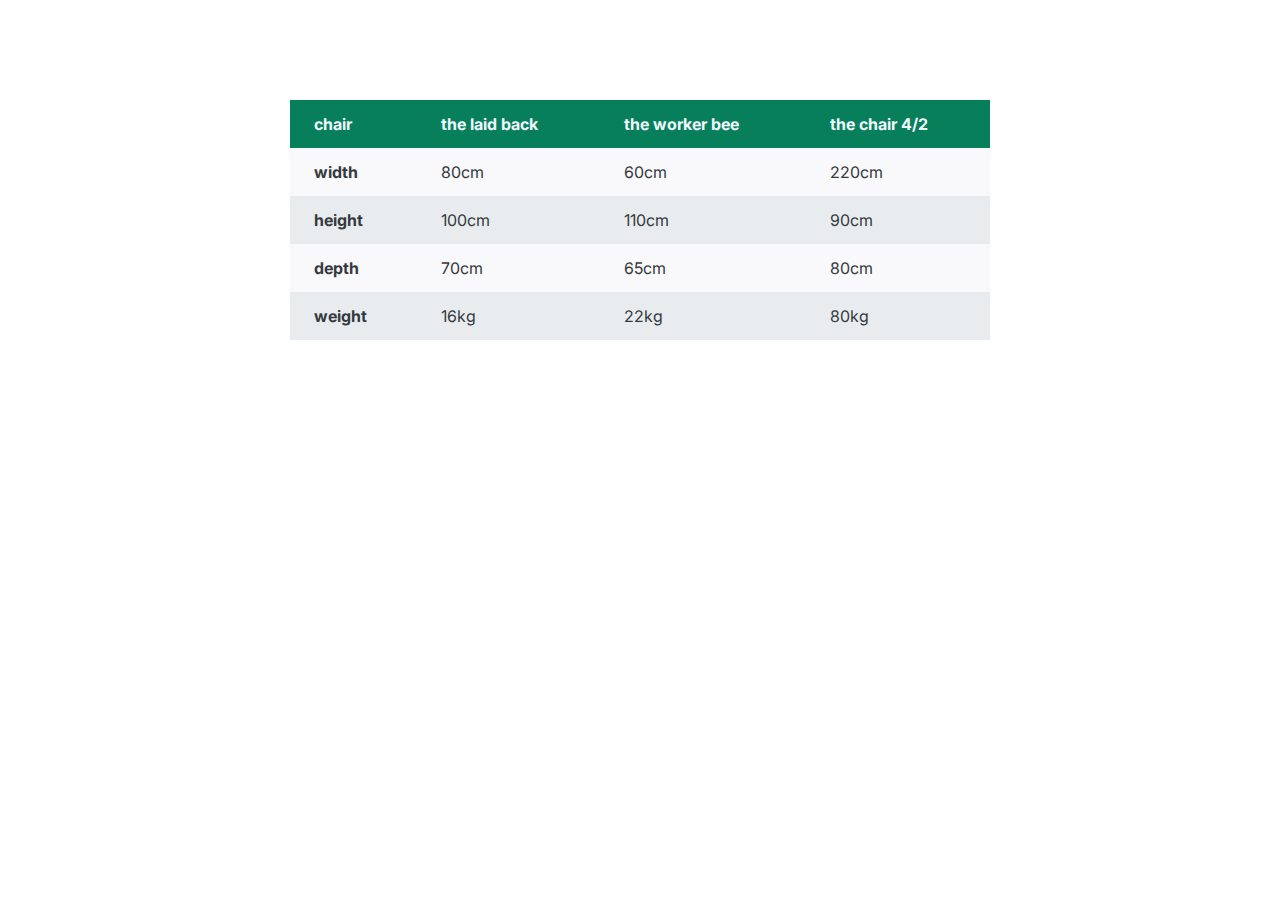
<file: 06-Components/02-table.html>
<!DOCTYPE html>
<html lang="en">
  <head>
    <meta charset="UTF-8" />
    <meta http-equiv="X-UA-Compatible" content="IE=edge" />
    <meta name="viewport" content="width=device-width, initial-scale=1.0" />
    <link rel="preconnect" href="https://fonts.gstatic.com" />
    <link
      href="https://fonts.googleapis.com/css2?family=Inter:wght@400;500;700&display=swap"
      rel="stylesheet"
    />
    <title>accordion components</title>
  </head>

  <style>
    /*
    SPACING SYSTEM (px)
    2 / 4 / 8 / 12 / 16 / 24 / 32 / 48 / 64 / 80 / 96 / 128

    FONT SIZE SYSTEM (px)
    10 / 12 / 14 / 16 / 18 / 20 / 24 / 30 / 36 / 44 / 52 / 62 / 74 / 86 / 98
    */

    /*
    MAIN COLOR: #087f5b
    GREY COLOR: #343a40
    */

    * {
      margin: 0;
      padding: 0;
      box-sizing: border-box;
    }

    /* ------------------------ */
    /* GENERAL STYLES */
    /* ------------------------ */
    body {
      font-family: "Inter", sans-serif;
      color: #343a40;
      line-height: 1;
    }
    table {
      width: 700px;
      height: 200px;
      margin: 100px auto;
      padding: 32px;
      /* border: 3px solid black; */
      text-align: left;
      border-collapse: collapse;
    }

    thead th {
      background-color: #087f5b;
      color: aliceblue;
    }

    tbody tr:nth-child(odd) {
      background-color: #f9f8fa;
    }
    tbody tr:nth-child(even) {
      background-color: #e9ecef;
    }

    th,
    td {
      /* border: 3px solid black; */
      padding: 16px 24px;
    }
  </style>

  <body>
    <table>
      <thead>
        <tr>
          <th>chair</th>
          <th>the laid back</th>
          <th>the worker bee</th>
          <th>the chair 4/2</th>
        </tr>
      </thead>
      <tbody>
        <tr>
          <th>width</th>
          <td>80cm</td>
          <td>60cm</td>
          <td>220cm</td>
        </tr>
        <tr>
          <th>height</th>
          <td>100cm</td>
          <td>110cm</td>
          <td>90cm</td>
        </tr>
        <tr>
          <th>depth</th>
          <td>70cm</td>
          <td>65cm</td>
          <td>80cm</td>
        </tr>
        <tr>
          <th>weight</th>
          <td>16kg</td>
          <td>22kg</td>
          <td>80kg</td>
        </tr>
      </tbody>
    </table>
  </body>
</html>
</file>
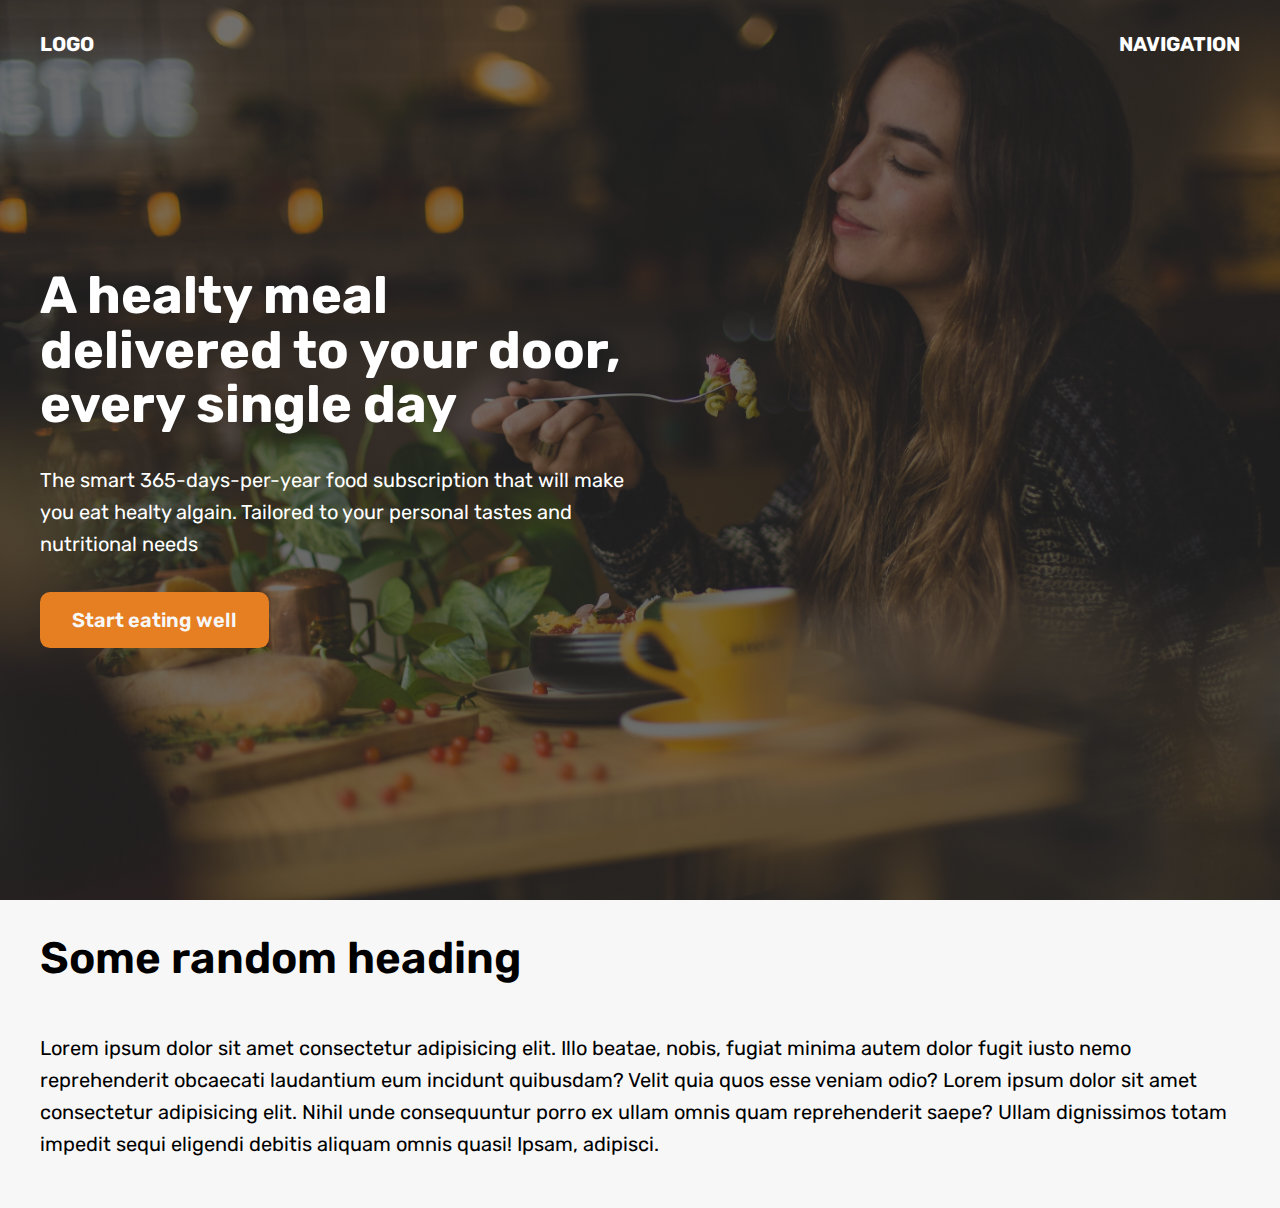
<file: 06-Components/03-hero.html>
<!DOCTYPE html>
<html lang="en">
  <head>
    <meta charset="UTF-8" />
    <meta http-equiv="X-UA-Compatible" content="IE=edge" />
    <meta name="viewport" content="width=device-width, initial-scale=1.0" />
    <link rel="preconnect" href="https://fonts.googleapis.com" />
    <link rel="preconnect" href="https://fonts.gstatic.com" crossorigin />
    <link
      href="https://fonts.googleapis.com/css2?family=Rubik:wght@400;600;700&display=swap"
      rel="stylesheet"
    />
    <title>Omifood hero section</title>
  </head>
  <style>
    * {
      margin: 0;
      padding: 0;
      box-sizing: border-box;
    }

    body {
      font-family: "Rubik", sans-serif;
    }

    .container {
      margin: 0 auto;
      width: 1200px;
    }

    header {
      height: 100vh;
      position: relative;
      background-image: linear-gradient(
          rgba(34, 34, 34, 0.6),
          rgba(34, 34, 34, 0.6)
        ),
        url(hero.jpg);
      background-size: cover;
      color: #fff;
    }

    header div.container {
      position: absolute;
      left: 50%;
      top: 50%;
      transform: translate(-50%, -50%);
    }

    .container-inner {
      width: 50%;
    }

    nav {
      font-size: 20px;
      font-weight: 700;
      padding-top: 32px;
      display: flex;
      justify-content: space-between;
      margin-bottom: 32px;
    }

    h1 {
      font-size: 52px;
      line-height: 1.05;
      font-weight: 700;
      margin-bottom: 32px;
    }
    .first-text {
      font-size: 20px;
      line-height: 1.6;
      margin-bottom: 48px;
    }
    .button:link,
    .button:visited {
      text-decoration: none;
      font-size: 20px;
      font-weight: 600;
      background-color: #e67e22;
      padding: 16px 32px;
      color: #f7f7f7;
      border-radius: 10px;
    }
    section {
      background-color: #f7f7f7;
    }

    h2 {
      font-size: 44px;
      font-weight: 600;
      padding-top: 32px;
      font-weight: 600;
      margin-bottom: 48px;
    }

    .second-text {
      font-size: 20px;
      line-height: 1.6;
      padding-bottom: 48px;
    }
  </style>

  <body>
    <header>
      <nav class="container">
        <div>LOGO</div>
        <div>NAVIGATION</div>
      </nav>
      <div class="container">
        <div class="container-inner">
          <h1>A healty meal delivered to your door, every single day</h1>
          <p class="first-text">
            The smart 365-days-per-year food subscription that will make you eat
            healty algain. Tailored to your personal tastes and nutritional
            needs
          </p>
          <a href="#" class="button">Start eating well</a>
        </div>
      </div>
    </header>
    <section>
      <div class="container">
        <h2>Some random heading</h2>
        <p class="second-text">
          Lorem ipsum dolor sit amet consectetur adipisicing elit. Illo beatae,
          nobis, fugiat minima autem dolor fugit iusto nemo reprehenderit
          obcaecati laudantium eum incidunt quibusdam? Velit quia quos esse
          veniam odio? Lorem ipsum dolor sit amet consectetur adipisicing elit.
          Nihil unde consequuntur porro ex ullam omnis quam reprehenderit saepe?
          Ullam dignissimos totam impedit sequi eligendi debitis aliquam omnis
          quasi! Ipsam, adipisci.
        </p>
      </div>
    </section>
  </body>
</html>
</file>
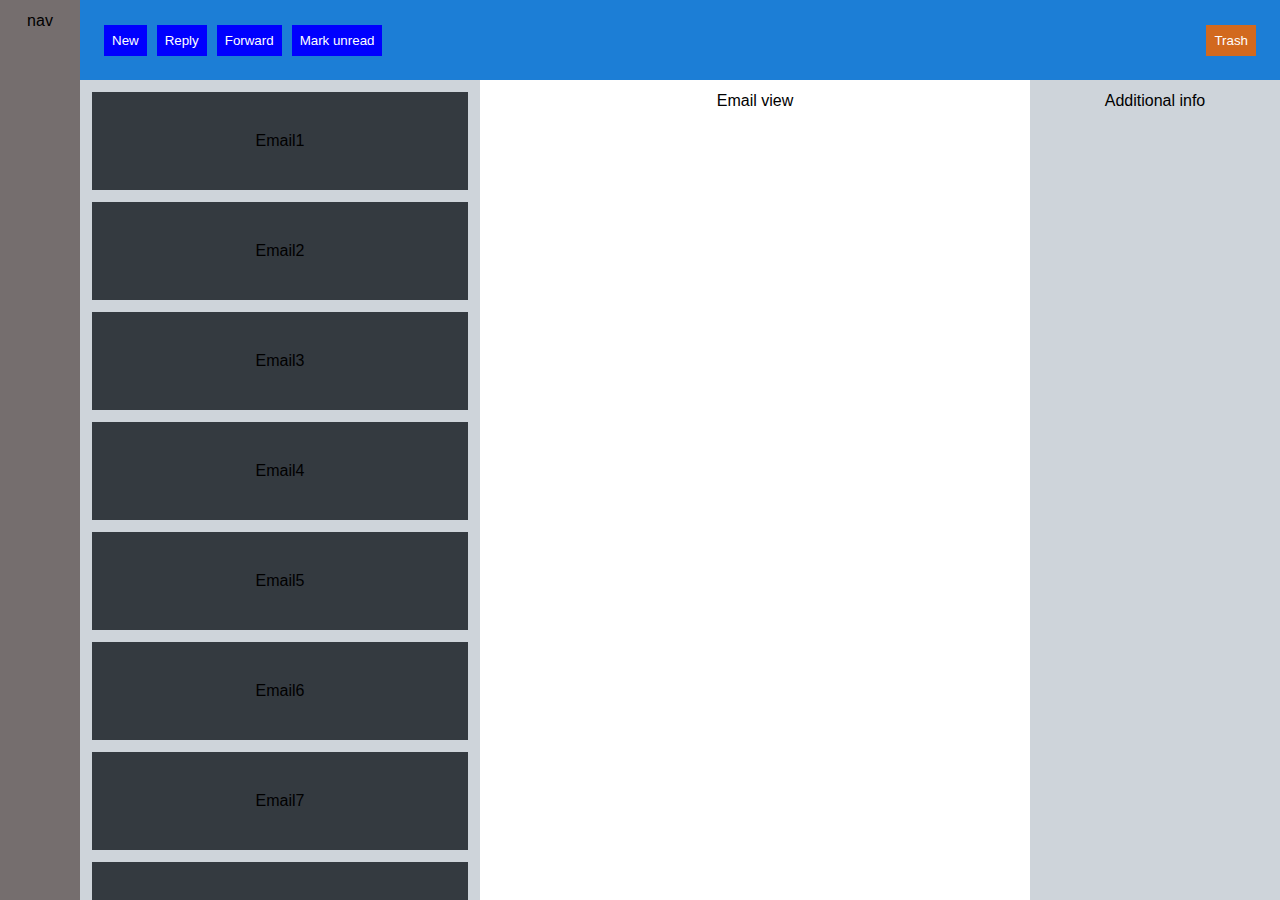
<file: 06-Components/04-App layout.html>
<!DOCTYPE html>
<html lang="en">
  <head>
    <meta charset="UTF-8" />
    <meta http-equiv="X-UA-Compatible" content="IE=edge" />
    <meta name="viewport" content="width=device-width, initial-scale=1.0" />
    <title>App Layout</title>
  </head>
  <style>
    * {
      padding: 0;
      margin: 0;
      box-sizing: border-box;
    }
    body {
      font-family: sans-serif;
      height: 100vh;
      display: grid;
      grid-template-columns: 80px 400px 1fr 250px;
      grid-template-rows: 80px 1fr;
      text-align: center;
    }

    nav {
      background-color: rgb(117, 110, 110);
      padding: 12px;
      grid-row: 1/-1;
    }
    menu {
      background-color: #1c7ed6;
      grid-column: 2/-1;
      padding: 12px 24px;
      display: flex;
      justify-content: flex-start;
      align-items: center;
      gap: 10px;
    }
    .btn {
      padding: 8px;
      background-color: blue;
      color: #fff;
      border: none;
    }
    .btn:last-child {
      background-color: chocolate;
      margin-left: auto;
    }
    section {
      background-color: #ced4da;

      padding: 12px;
      display: flex;
      flex-direction: column;
      gap: 12px;
      overflow: scroll;
    }

    .email {
      background-color: #343a40;
      padding: 40px;
    }

    aside {
      background-color: #ced4da;
      padding: 12px;
    }
    main {
      padding: 12px;
    }
  </style>
  <body>
    <nav>nav</nav>
    <menu>
      <button class="btn">New</button>
      <button class="btn">Reply</button>
      <button class="btn">Forward</button>
      <button class="btn">Mark unread</button>
      <button class="btn">Trash</button>
    </menu>
    <section>
      <div class="email">Email1</div>
      <div class="email">Email2</div>
      <div class="email">Email3</div>
      <div class="email">Email4</div>
      <div class="email">Email5</div>
      <div class="email">Email6</div>
      <div class="email">Email7</div>
      <div class="email">Email8</div>
      <div class="email">Email9</div>
      <div class="email">Email10</div>
    </section>
    <main>Email view</main>
    <aside>Additional info</aside>
  </body>
</html>
</file>
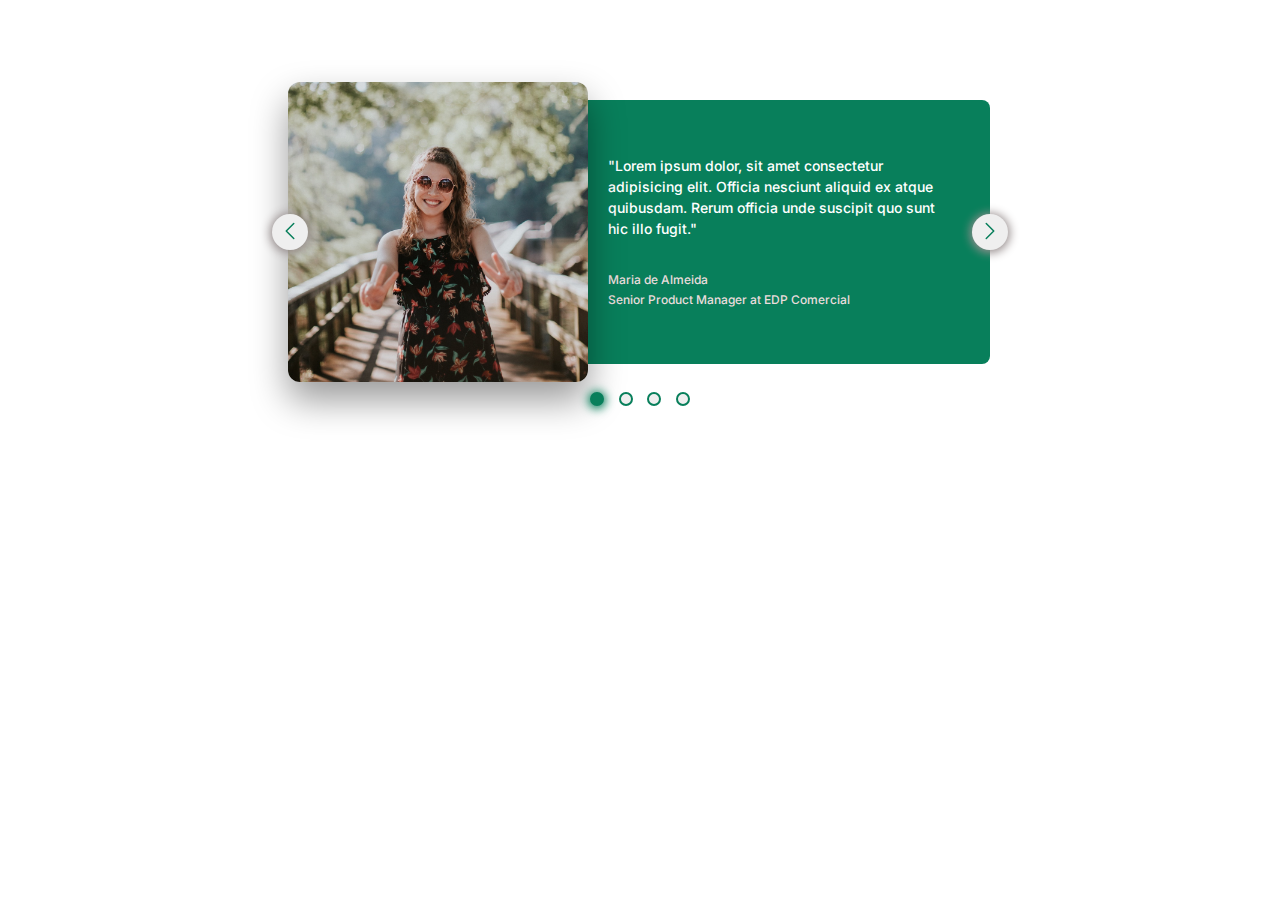
<file: 06-Components/carousel.html>
<!DOCTYPE html>
<html lang="en">
  <head>
    <meta charset="UTF-8" />
    <meta http-equiv="X-UA-Compatible" content="IE=edge" />
    <meta name="viewport" content="width=device-width, initial-scale=1.0" />
    <link rel="preconnect" href="https://fonts.gstatic.com" />
    <link
      href="https://fonts.googleapis.com/css2?family=Inter:wght@400;500;700&display=swap"
      rel="stylesheet"
    />
    <title>accordion components</title>
  </head>

  <style>
    /*
        SPACING SYSTEM (px)
        2 / 4 / 8 / 12 / 16 / 24 / 32 / 48 / 64 / 80 / 96 / 128

        FONT SIZE SYSTEM (px)
        10 / 12 / 14 / 16 / 18 / 20 / 24 / 30 / 36 / 44 / 52 / 62 / 74 / 86 / 98
        */

    /*
        MAIN COLOR: #087f5b
        GREY COLOR: #343a40
        */

    * {
      margin: 0;
      padding: 0;
      box-sizing: border-box;
    }

    /* ------------------------ */
    /* GENERAL STYLES */
    /* ------------------------ */
    body {
      font-family: "Inter", sans-serif;
      color: #343a40;
      line-height: 1;
    }

    .carousel {
      width: 700px;
      margin: 100px auto;
      padding: 32px 48px;
      background-color: #087f5b;
      color: #fff;
      border-radius: 8px;
      display: flex;
      align-items: center;
      gap: 70px;
      position: relative;
    }

    img {
      height: 200px;
      border-radius: 8px;
      transform: scale(1.5);
      box-shadow: 0px 12px 24px rgba(0, 0, 0, 0.4);
    }
    .testimonial {
    }
    .testimonial-text {
      font-size: 14px;
      font-weight: 500;
      line-height: 1.5;
      margin-bottom: 32px;
    }

    .testimonial-author {
      font-size: 12px;
      font-weight: 500;
      line-height: 1.5;
      color: rgb(235, 221, 221);
      margin-bottom: 2px;
    }
    .testimonial-jop {
      font-size: 12px;
      font-weight: 500;
      line-height: 1.5;
      color: rgb(235, 221, 221);
    }
    .btn {
      position: absolute;
      height: 36px;
      width: 36px;
      border-radius: 30px;
      border: none;
      box-shadow: 0px 1px 10px 2px rgb(151, 142, 142);
    }
    .btn1 {
      left: 0;
      transform: translate(-50%, 0);
    }
    .btn2 {
      right: 0;
      transform: translate(50%, 0);
    }
    .icon1,
    .icon2 {
      width: 24px;
      height: 24px;
      stroke: #087f5b;
    }

    .dots {
      width: 100px;
      position: absolute;
      bottom: 0;
      left: 50%;
      transform: translate(-50%, 42px);
      display: flex;
      justify-content: space-between;
    }

    .dot {
      width: 14px;
      height: 14px;
      border-radius: 50%;
      border: 2px solid #087f5b;
    }

    .dot1 {
      background-color: #087f5b;
      box-shadow: 0px 1px 10px 2px #087f5b;
    }
  </style>
  <body>
    <div class="carousel">
      <img src="maria.jpg" alt="maria photo" />
      <blockquote class="testimonial">
        <p class="testimonial-text">
          "Lorem ipsum dolor, sit amet consectetur adipisicing elit. Officia
          nesciunt aliquid ex atque quibusdam. Rerum officia unde suscipit quo
          sunt hic illo fugit."
        </p>
        <p class="testimonial-author">Maria de Almeida</p>
        <p class="testimonial-jop">Senior Product Manager at EDP Comercial</p>
      </blockquote>
      <button class="btn btn1">
        <svg
          xmlns="http://www.w3.org/2000/svg"
          fill="none"
          viewBox="0 0 24 24"
          stroke-width="1.5"
          stroke="currentColor"
          class="icon1"
        >
          <path
            stroke-linecap="round"
            stroke-linejoin="round"
            d="M15.75 19.5L8.25 12l7.5-7.5"
          />
        </svg>
      </button>
      <button class="btn btn2">
        <svg
          xmlns="http://www.w3.org/2000/svg"
          fill="none"
          viewBox="0 0 24 24"
          stroke-width="1.5"
          stroke="currentColor"
          class="icon2"
        >
          <path
            stroke-linecap="round"
            stroke-linejoin="round"
            d="M8.25 4.5l7.5 7.5-7.5 7.5"
          />
        </svg>
      </button>
      <div class="dots">
        <button class="dot dot1">&nbsp;</button>
        <button class="dot">&nbsp;</button>
        <button class="dot">&nbsp;</button>
        <button class="dot">&nbsp;</button>
      </div>
    </div>
  </body>
</html>
</file>
<file: 02-HTML-Fundamentals/style.css>
p {
  background-color: #fff;
}
</file>
<file: 04-CSS-Layouts/style.css>
* {
  /* border-top: 10px solid #1098ad; */
  margin: 0;
  padding: 0;
}

/* PAGE SECTIONS */
body {
  color: #444;
  font-family: sans-serif;

  border-top: 10px solid #1098ad;
  position: relative;
}

.container {
  width: 800px;
  /* margin-left: auto;
  margin-right: auto; */
  margin: 0 auto;
}

.main-header {
  background-color: f7f7f7;
  /* padding: 20px;
  padding-left: 40px;
  padding-right: 40px; */
  padding: 20px 40px;
  margin-bottom: 60px;
  /* height: 80px; */
}

nav {
  font-size: 18px;
  /* text-align: center; */
}

article {
  margin-bottom: 60px;
}

.post-header {
  margin-bottom: 40px;
  /* position: relative; */
}

aside {
  background-color: #f7f7f7;
  border-top: 5px solid #1098ad;
  border-bottom: 5px solid #1098ad;
  /* padding-top: 50px;
  padding-bottom: 50px; */
  padding: 50px 0;
  width: 500px;
}

/* SMALLER ELEMENTS */
h1,
h2,
h3 {
  color: #1098ad;
}

h1 {
  font-size: 26px;
  text-transform: uppercase;
  font-style: italic;
}

h2 {
  font-size: 40px;
  margin-bottom: 30px;
}

h3 {
  font-size: 30px;
  margin-bottom: 20px;
  margin-top: 40px;
}

h4 {
  font-size: 20px;
  text-transform: uppercase;
  text-align: center;
}

p {
  font-size: 22px;
  line-height: 1.5;
  margin-bottom: 15px;
}

ul,
ol {
  margin-left: 50px;
  margin-bottom: 20px;
}

li {
  font-size: 20px;
  margin-bottom: 10px;
  /* display: inline; */
}

li:last-child {
  margin-bottom: 0;
}

/* footer p {
  font-size: 16px;
} */

/* article header p {
  font-style: italic;
} */

#author {
  font-style: italic;
  font-size: 18px;
}

#copyright {
  font-size: 16px;
}

.related-author {
  font-size: 18px;
  font-weight: bold;
}

/* ul {
  list-style: none;
} */

.related {
  list-style: none;
}

body {
  /* background-color: orangered; */
}

/* .first-li {
  font-weight: bold;
} */

li:first-child {
  font-weight: bold;
}

li:last-child {
  font-style: italic;
}

li:nth-child(even) {
  /* color: red; */
}

/* Misconception: this won't work! */
article p:first-child {
  color: red;
}

/* Styling links */
a:link {
  color: #1098ad;
  text-decoration: none;
}

a:visited {
  /* color: #777; */
  color: #1098ad;
}

a:hover {
  color: orangered;
  font-weight: bold;
  text-decoration: underline orangered;
}

a:active {
  background-color: black;
  font-style: italic;
}
/* LVHA */

.post-img {
  width: 100%;
  height: auto;
}

nav a:link {
  /* background-color: orangered;
  margin: 20px;
  padding: 20px;

  display: block; */

  margin-right: 30px;
  margin-top: 10px;
  display: inline-block;
}

nav a:link:last-child {
  margin-right: 0;
}

button {
  font-size: 22px;
  padding: 20px;
  cursor: pointer;

  position: absolute;
  /* top: 50px;
  left: 50px; */
  bottom: 50px;
  right: 50px;
}

h1::first-letter {
  font-style: normal;
  margin-right: 5px;
}

h3 + p::first-line {
  /* color: red; */
}

h2 {
  /* background-color: orange; */
  position: relative;
}

h2::before {
  content: "TOP";
  background-color: #ffe70e;
  color: #444;
  font-size: 16px;
  font-weight: bold;
  display: inline-block;
  padding: 5px 10px;
  position: absolute;
  top: -10px;
  right: -25px;
}

/* Resolving conflicts */
/* #copyright {
  color: red;
}

.copyright {
  color: blue;
}

.text {
  color: yellow;
}

footer p {
  color: green !important;
} */

/* nav a:link,
nav p {
  font-size: 18px;
} */
/* FLOAT */

h1 {
  float: left;
}

nav {
  float: right;
}

/* .clear {
  clear: both;
} */
.clearfix::after {
  clear: both;
  content: "";
  display: block;
}

article {
  width: 50%;
  float: left;
  margin-left: 10px;
}

aside {
  width: 40%;
  float: right;
}

footer {
  clear: both;
}
</file>
<file: 05-Design/style.css>
/*
SPACING SYSTEM (px)
2 / 4 / 8 / 12 / 16 / 24 / 32 / 48 / 64 / 80 / 96 / 128

FONT SIZE SYSTEM (px)
10 / 12 / 14 / 16 / 18 / 20 / 24 / 30 / 36 / 44 / 52 / 62 / 74 / 86 / 98
*/

* {
  margin: 0;
  padding: 0;
  box-sizing: border-box;
}

/* ------------------------ */
/* GENERAL STYLES */
/* ------------------------ */
body {
  font-family: sans-serif;
  color: #000000;
}

.container {
  width: 960px;
  margin: 0 auto;
}

header,
section {
  margin-bottom: 70px;
}

h2 {
  margin-bottom: 35px;
  font-size: 30px;
  letter-spacing: -1px;
}

strong {
  font-size: 20px;
}

.grid-3-cols {
  display: grid;
  grid-template-columns: repeat(3, 1fr);
  column-gap: 80px;
}

/* ------------------------ */
/* COMPONENT STYLES */
/* ------------------------ */

/* HEADER */
header {
  display: grid;
  grid-template-columns: repeat(2, 1fr);
  column-gap: 80px;
  margin-top: 48px;
}

.header-text-box {
  align-self: center;
}

h1 {
  margin-bottom: 35px;
  letter-spacing: -1px;
  font-size: 40px;
  line-height: 1.1;
}

.header-text {
  margin-bottom: 24px;
  line-height: 1.5;
}

img {
  width: 100%;
  border-radius: 15px;
}
.chair img {
  border-bottom-left-radius: 0px;
  border-bottom-right-radius: 0px;
}

a:link,
a:visited {
  display: inline-block;
  background-color: #1b4332;
  text-transform: uppercase;
  border-radius: 30px;
  text-decoration: none;

  background-color: #2d6a4f;
  color: white;
}

a:hover,
a:active {
  background-color: 2d6a4f;
}

.btn--big {
  font-size: 20px;
  padding: 20px 32px;
  margin-top: 5px;
}

.btn--small {
  font-size: 15px;
  padding: 10px;
}

/* FEATURES */
.features-icon {
  stroke: #2d6a4f;
  width: 32px;
  height: 32px;
  margin-bottom: 25px;
}

.features-title {
  margin-bottom: 16px;
}

.features-text {
}

/* TESTIMONIAL */
.testimonial-section {
  background-color: #2d6a4f;
  padding: 15px;
  margin-bottom: 70px;
}

.testimonial-box {
  grid-column: 2 / -1;
  align-self: center;
  color: #f8f0f0;
}

.testimonial-box h2 {
  margin-bottom: 24px;
}

.testimonial-text {
  font-style: italic;
  margin-bottom: 24px;
  color: #ebfbee;
}
.testimonial-author {
  color: #d3f9d8;
}

/* shadow */
.chair {
  box-shadow: 0px 30px 20px rgba(0, 0, 0, 0.1);
}

/* CHAIRS */
.chair-box {
  padding: 30px;
}

h3 {
  margin-bottom: 24px;
}

.chair-details {
  list-style: none;
  margin-bottom: 45px;
}

.chair-details li {
  display: flex;
  align-items: center;
  gap: 12px;
  margin-bottom: 15px;
}

.chair-details li:last-child {
  margin-bottom: 0px;
}

.chair-icon {
  stroke: #74c3a0;
  width: 24px;
  height: 24px;
}

.chair-price {
  display: flex;
  justify-content: space-between;
  align-items: center;
}

footer {
  margin-bottom: 48px;
  font-size: 12px;
  color: #495057;
}
</file>
